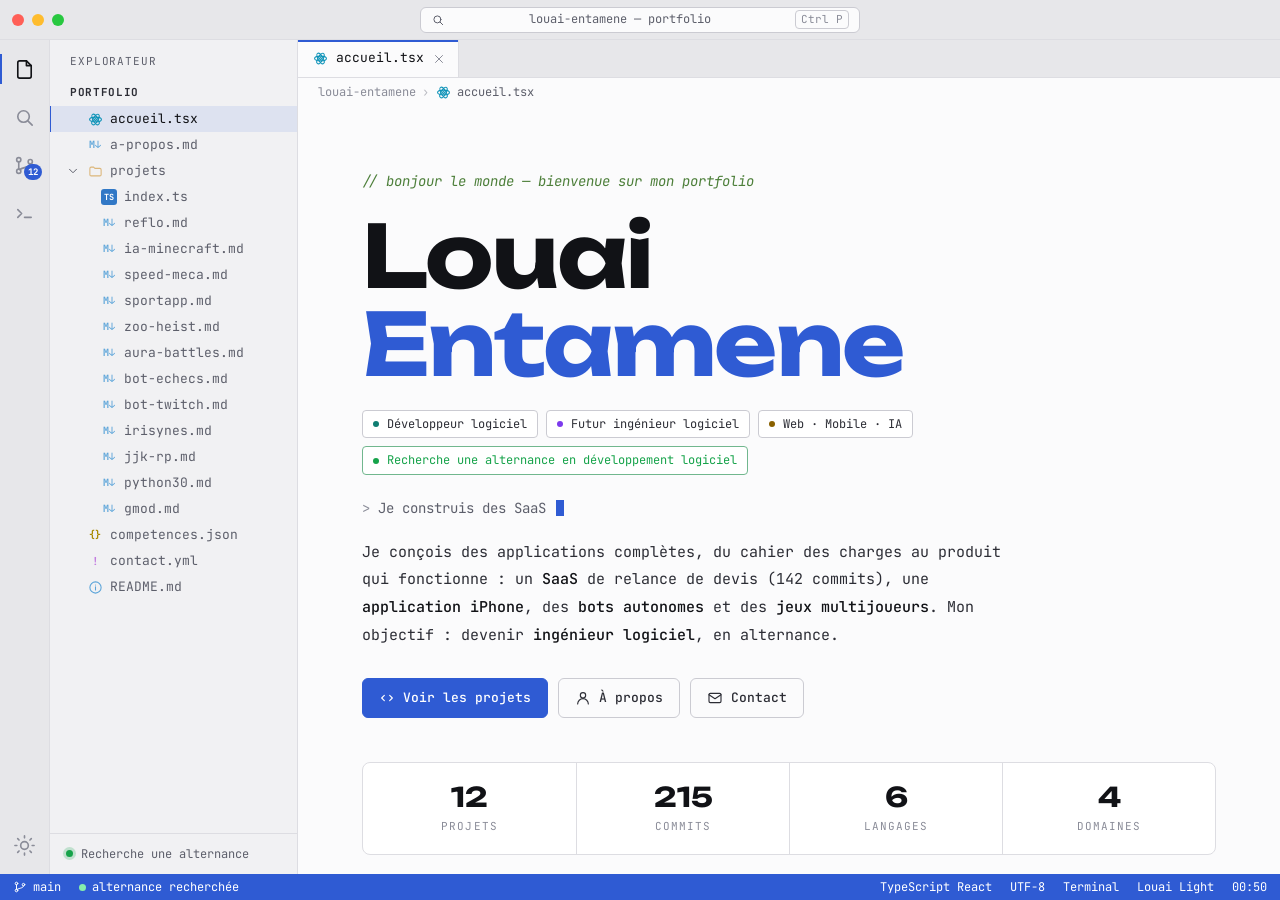
<file: archive/version-ide/index.html>
<!doctype html>
<html lang="fr">
<head>
  <meta charset="utf-8">
  <meta name="viewport" content="width=device-width, initial-scale=1">
  <title>Louai Entamene — Développeur logiciel</title>
  <meta name="description" content="Portfolio de Louai Entamene, développeur logiciel à la recherche d’une alternance : SaaS, application mobile, bots autonomes et jeux multijoueurs.">
  <meta name="theme-color" content="#141417">
  <link rel="icon" href="data:image/svg+xml,%3Csvg xmlns='http://www.w3.org/2000/svg' viewBox='0 0 32 32'%3E%3Crect width='32' height='32' rx='7' fill='%23141417'/%3E%3Cpath d='M9 10l6 6-6 6' fill='none' stroke='%237aa2f7' stroke-width='3' stroke-linecap='round' stroke-linejoin='round'/%3E%3Cpath d='M17 22h7' stroke='%23e8eaf0' stroke-width='3' stroke-linecap='round'/%3E%3C/svg%3E">
  <link rel="preconnect" href="https://fonts.googleapis.com">
  <link rel="preconnect" href="https://fonts.gstatic.com" crossorigin>
  <link rel="stylesheet" href="https://fonts.googleapis.com/css2?family=JetBrains+Mono:ital,wght@0,400;0,500;0,700;1,400&family=Unbounded:wght@600;700&display=swap">
  <link rel="stylesheet" href="css/style.css">
  <script>
    // Appliqué avant l'affichage pour éviter un flash de la mauvaise couleur.
    (function () {
      var t = null;
      try { t = localStorage.getItem('theme'); } catch (e) {}
      if (t !== 'light' && t !== 'dark') t = matchMedia('(prefers-color-scheme: light)').matches ? 'light' : 'dark';
      document.documentElement.dataset.theme = t;
    })();
  </script>
</head>
<body>
  <a class="skip" href="#contenu">Aller au contenu</a>

  <div class="ide">
    <!-- Barre de titre -->
    <header class="titlebar">
      <span class="dots" aria-hidden="true"><i></i><i></i><i></i></span>
      <button class="tb-btn burger" id="burger" type="button" aria-label="Ouvrir l’explorateur" aria-expanded="false" aria-controls="sidebar">
        <svg viewBox="0 0 24 24" aria-hidden="true"><path d="M4 7h16M4 12h16M4 17h16"/></svg>
      </button>
      <span class="mobile-path" id="mobile-path">~/accueil</span>
      <button class="tb-btn" id="search-btn-m" type="button" aria-label="Rechercher un fichier ou une commande">
        <svg viewBox="0 0 24 24" aria-hidden="true"><circle cx="11" cy="11" r="6"/><path d="m20 20-4.5-4.5"/></svg>
      </button>
      <button class="search" id="search-btn" type="button" aria-label="Rechercher un fichier ou une commande (Ctrl+P)">
        <svg viewBox="0 0 24 24" aria-hidden="true"><circle cx="11" cy="11" r="6"/><path d="m20 20-4.5-4.5"/></svg>
        <span class="search-txt">louai-entamene — portfolio</span>
        <kbd>Ctrl P</kbd>
      </button>
    </header>

    <div class="workbench">
      <!-- Barre d'activité -->
      <nav class="activitybar" aria-label="Vues">
        <button type="button" data-vue="explorer" aria-pressed="true" title="Explorateur">
          <svg viewBox="0 0 24 24" aria-hidden="true"><path d="M14 3H7a2 2 0 0 0-2 2v14a2 2 0 0 0 2 2h10a2 2 0 0 0 2-2V8z"/><path d="M14 3v5h5"/></svg>
          <span class="sr-only">Explorateur</span>
        </button>
        <button type="button" id="act-search" title="Rechercher (Ctrl+P)">
          <svg viewBox="0 0 24 24" aria-hidden="true"><circle cx="11" cy="11" r="6"/><path d="m20 20-4.5-4.5"/></svg>
          <span class="sr-only">Rechercher</span>
        </button>
        <button type="button" data-vue="git" aria-pressed="false" title="Contrôle de code source">
          <svg viewBox="0 0 24 24" aria-hidden="true"><circle cx="6" cy="6" r="2.2"/><circle cx="6" cy="18" r="2.2"/><circle cx="18" cy="8" r="2.2"/><path d="M6 8.2v7.6M18 10.2c0 4-6 3-11 6"/></svg>
          <span class="badge" id="git-badge"></span>
          <span class="sr-only">Contrôle de code source</span>
        </button>
        <button type="button" id="act-terminal" aria-pressed="false" title="Terminal (Ctrl+`)">
          <svg viewBox="0 0 24 24" aria-hidden="true"><path d="m5 8 4 4-4 4M12 16h7"/></svg>
          <span class="sr-only">Terminal</span>
        </button>
        <span class="grow"></span>
        <button type="button" class="theme-toggle" title="Changer de thème">
          <svg class="i-moon" viewBox="0 0 24 24" aria-hidden="true"><path d="M20 14.5A8 8 0 1 1 9.5 4a6.5 6.5 0 0 0 10.5 10.5Z"/></svg>
          <svg class="i-sun" viewBox="0 0 24 24" aria-hidden="true"><circle cx="12" cy="12" r="4"/><path d="M12 2v2M12 20v2M4.9 4.9l1.4 1.4M17.7 17.7l1.4 1.4M2 12h2M20 12h2M4.9 19.1l1.4-1.4M17.7 6.3l1.4-1.4"/></svg>
          <span class="sr-only">Changer de thème</span>
        </button>
      </nav>

      <!-- Barre latérale -->
      <aside class="sidebar" id="sidebar" aria-label="Fichiers du portfolio">
        <div class="side-view" id="vue-explorer">
          <p class="side-title">Explorateur</p>
          <p class="side-section">Portfolio</p>
          <ul class="tree" id="tree"></ul>
        </div>
        <div class="side-view" id="vue-git" hidden>
          <p class="side-title">Contrôle de code source</p>
          <p class="side-section" id="git-head"></p>
          <ul class="git-list" id="git-list"></ul>
        </div>
        <p class="side-foot"><span class="dot-ok" aria-hidden="true"></span> Recherche une alternance</p>
      </aside>
      <div class="scrim" id="scrim" hidden></div>

      <!-- Éditeur -->
      <div class="editor">
        <div class="tabs" id="tabs"></div>
        <p class="crumbs" id="crumbs"></p>
        <main class="content" id="contenu" tabindex="-1"></main>

        <section class="terminal" id="terminal" aria-label="Terminal" hidden>
          <div class="term-head">
            <span>Terminal</span>
            <button type="button" class="term-close" id="term-close" aria-label="Fermer le terminal">
              <svg viewBox="0 0 24 24" aria-hidden="true"><path d="M6 6l12 12M18 6 6 18"/></svg>
            </button>
          </div>
          <div class="term-body" id="term-body">
            <div id="term-out" aria-live="polite"></div>
            <form class="term-line" id="term-form">
              <label for="term-in"><span class="t-user">louai@portfolio</span>:<span class="t-path">~</span>$</label>
              <input id="term-in" autocomplete="off" autocapitalize="off" spellcheck="false">
            </form>
          </div>
        </section>
      </div>
    </div>

    <!-- Barre d'état -->
    <footer class="statusbar">
      <button type="button" class="sb" id="sb-git">
        <svg viewBox="0 0 24 24" aria-hidden="true"><circle cx="6" cy="6" r="2.2"/><circle cx="6" cy="18" r="2.2"/><circle cx="18" cy="8" r="2.2"/><path d="M6 8.2v7.6M18 10.2c0 4-6 3-11 6"/></svg>
        main
      </button>
      <span class="sb sb-wide"><span class="dot-ok" aria-hidden="true"></span> alternance recherchée</span>
      <span class="grow"></span>
      <span class="sb sb-wide" id="sb-lang"></span>
      <span class="sb sb-wide">UTF-8</span>
      <button type="button" class="sb sb-wide" id="sb-term">Terminal</button>
      <button type="button" class="sb theme-toggle" id="sb-theme"></button>
      <span class="sb" id="sb-clock"></span>
    </footer>
  </div>

  <!-- Palette de commandes -->
  <div class="palette" id="palette" hidden>
    <div class="palette-box" role="dialog" aria-modal="true" aria-label="Aller à un fichier ou lancer une commande">
      <input id="palette-in" type="text" placeholder="Rechercher un fichier, ou « > » pour les commandes" autocomplete="off"
             role="combobox" aria-expanded="true" aria-controls="palette-list" aria-autocomplete="list">
      <ul id="palette-list" role="listbox" aria-label="Résultats"></ul>
    </div>
  </div>

  <div class="toast" id="toast" role="status" hidden></div>

  <noscript>
    <p class="noscript">Ce portfolio a besoin de JavaScript. Mes projets sont aussi sur <a href="https://github.com/13Louai">GitHub</a>.</p>
  </noscript>

  <script src="js/data.js"></script>
  <script src="js/activite.js"></script>
  <script src="js/main.js"></script>
</body>
</html>
</file>
<file: archive/version-ide/css/style.css>
/* ==========================================================================
   Portfolio — Louai Entamene
   Une interface d'éditeur de code : barre de titre, barre d'activité, explorateur,
   onglets, contenu, terminal, barre d'état. Jetons de couleur en haut.
   ========================================================================== */

:root {
  --mono: "JetBrains Mono", ui-monospace, "Cascadia Code", Consolas, monospace;
  --display: "Unbounded", "Arial Black", system-ui, sans-serif;
  --title-h: 40px;
  --status-h: 26px;
  --activity-w: 50px;
  --sidebar-w: 248px;

  /* Louai Dark */
  --chrome: #141417;
  --sidebar: #18181c;
  --editor: #1d1d21;
  --panel: #232329;
  --panel-2: #2a2a31;
  --line: #2b2b32;
  --line-2: #3a3a43;
  --text: #d9dae0;
  --strong: #f2f3f7;
  --muted: #9a9ba8;
  --dim: #6c6d79;
  --accent: #7aa2f7;
  --accent-ink: #0f1220;
  --status: #3d59a1;
  --status-ink: #f2f4ff;
  --hover: rgb(255 255 255 / .05);
  --selected: rgb(122 162 247 / .14);
  --ok: #4ade80;

  --syn-comment: #7f9f73;
  --syn-keyword: #c099ff;
  --syn-string: #e8a87c;
  --syn-fn: #e6c47e;
  --syn-type: #5fd4c4;
  --syn-num: #f78c6c;

  --heat-0: #26262c;
  --heat-1: #283766;
  --heat-2: #3a54a8;
  --heat-3: #5a7ae0;
  --heat-4: #8fb0ff;
  color-scheme: dark;
}

:root[data-theme="light"] {
  --chrome: #e7e7ea;
  --sidebar: #f1f1f3;
  --editor: #fbfbfc;
  --panel: #ffffff;
  --panel-2: #f1f1f4;
  --line: #dddde2;
  --line-2: #cbcbd2;
  --text: #2c2d35;
  --strong: #111216;
  --muted: #5d5f6b;
  --dim: #8a8c98;
  --accent: #2f5bd3;
  --accent-ink: #ffffff;
  --status: #2f5bd3;
  --status-ink: #ffffff;
  --hover: rgb(0 0 0 / .04);
  --selected: rgb(47 91 211 / .1);
  --ok: #16a34a;

  --syn-comment: #4d7f3a;
  --syn-keyword: #7c3aed;
  --syn-string: #b4530c;
  --syn-fn: #8a6100;
  --syn-type: #0f7d72;
  --syn-num: #c2410c;

  --heat-0: #e9e9ed;
  --heat-1: #c9d5f7;
  --heat-2: #93abee;
  --heat-3: #5a7ee0;
  --heat-4: #2f5bd3;
  color-scheme: light;
}

/* --- Base ------------------------------------------------------------------- */

*,
*::before,
*::after { box-sizing: border-box; }

html, body { height: 100%; }

body {
  margin: 0;
  overflow: hidden;
  background: var(--editor);
  color: var(--text);
  font: 400 14px/1.7 var(--mono);
  -webkit-font-smoothing: antialiased;
  -webkit-text-size-adjust: 100%;
}

h1, h2, h3, p, ul, ol, dl, dd { margin: 0; }
ul, ol { padding: 0; list-style: none; }
a { color: inherit; text-decoration: none; }
button, input { font: inherit; color: inherit; }
button { background: none; border: 0; padding: 0; cursor: pointer; }
svg { display: block; }
[hidden] { display: none !important; }

svg[viewBox="0 0 24 24"] {
  fill: none;
  stroke: currentColor;
  stroke-width: 1.7;
  stroke-linecap: round;
  stroke-linejoin: round;
}

:focus-visible {
  outline: 2px solid var(--accent);
  outline-offset: 2px;
}

.sr-only {
  position: absolute;
  width: 1px;
  height: 1px;
  overflow: hidden;
  clip-path: inset(50%);
  white-space: nowrap;
}

.skip {
  position: fixed;
  left: 12px;
  top: -60px;
  z-index: 200;
  padding: 8px 12px;
  background: var(--accent);
  color: var(--accent-ink);
}
.skip:focus { top: 8px; }

.noscript {
  position: fixed;
  inset: 40% 20px auto;
  text-align: center;
}

/* --- Structure de l'IDE --------------------------------------------------------- */

.ide {
  display: grid;
  grid-template-rows: var(--title-h) minmax(0, 1fr) var(--status-h);
  height: 100vh;
  height: 100dvh;
}

.workbench {
  position: relative;
  display: grid;
  grid-template-columns: var(--activity-w) var(--sidebar-w) minmax(0, 1fr);
  min-height: 0;
}
.workbench.no-sidebar { grid-template-columns: var(--activity-w) 0 minmax(0, 1fr); }
.workbench.no-sidebar .sidebar { visibility: hidden; }

/* Barre de titre */
.titlebar {
  position: relative;
  display: flex;
  align-items: center;
  gap: 12px;
  padding: 0 12px;
  background: var(--chrome);
  border-bottom: 1px solid var(--line);
}
.dots {
  display: flex;
  gap: 8px;
}
.dots i {
  width: 12px;
  height: 12px;
  border-radius: 50%;
  background: #ff5f57;
}
.dots i:nth-child(2) { background: #febc2e; }
.dots i:nth-child(3) { background: #28c840; }

.search {
  position: absolute;
  left: 50%;
  translate: -50% 0;
  display: flex;
  align-items: center;
  gap: 10px;
  width: min(440px, 46vw);
  height: 26px;
  padding: 0 10px;
  border: 1px solid var(--line-2);
  border-radius: 6px;
  background: var(--editor);
  color: var(--muted);
  font-size: 12px;
}
.search:hover { border-color: var(--dim); color: var(--text); }
.search svg { width: 14px; height: 14px; flex: none; }
.search-txt {
  flex: 1;
  overflow: hidden;
  text-align: center;
  text-overflow: ellipsis;
  white-space: nowrap;
}
kbd {
  padding: 0 5px;
  border: 1px solid var(--line-2);
  border-radius: 4px;
  font: 400 11px/1.5 var(--mono);
  color: var(--dim);
}

.tb-btn {
  display: none;
  place-items: center;
  width: 32px;
  height: 32px;
  border-radius: 6px;
  color: var(--text);
}
.tb-btn svg { width: 20px; height: 20px; }
.mobile-path { display: none; }

/* Barre d'activité */
.activitybar {
  display: flex;
  flex-direction: column;
  align-items: center;
  gap: 2px;
  padding: 6px 0;
  background: var(--chrome);
  border-right: 1px solid var(--line);
}
.activitybar button {
  position: relative;
  display: grid;
  place-items: center;
  width: var(--activity-w);
  height: 46px;
  color: var(--dim);
}
.activitybar button:hover { color: var(--text); }
.activitybar button[aria-pressed="true"] { color: var(--strong); }
.activitybar button[aria-pressed="true"]::before {
  content: "";
  position: absolute;
  left: 0;
  top: 8px;
  bottom: 8px;
  width: 2px;
  background: var(--accent);
}
.activitybar svg { width: 23px; height: 23px; }
.activitybar .grow { flex: 1; }
.badge {
  position: absolute;
  right: 8px;
  bottom: 8px;
  min-width: 16px;
  padding: 0 4px;
  border-radius: 8px;
  background: var(--accent);
  color: var(--accent-ink);
  font: 700 9px/16px var(--mono);
  text-align: center;
}

:root[data-theme="dark"] .theme-toggle .i-sun,
:root[data-theme="light"] .theme-toggle .i-moon { display: none; }

/* Barre latérale */
.sidebar {
  display: flex;
  flex-direction: column;
  min-width: 0;
  overflow: hidden;
  background: var(--sidebar);
  border-right: 1px solid var(--line);
}
.side-view {
  flex: 1;
  overflow-y: auto;
}
.side-title {
  padding: 12px 20px 8px;
  font-size: 11px;
  color: var(--muted);
  letter-spacing: .08em;
  text-transform: uppercase;
}
.side-section {
  padding: 4px 12px 4px 20px;
  font: 700 11px/1.8 var(--mono);
  letter-spacing: .06em;
  text-transform: uppercase;
}
.side-foot {
  display: flex;
  align-items: center;
  gap: 8px;
  padding: 10px 16px;
  border-top: 1px solid var(--line);
  font-size: 12px;
  color: var(--muted);
}
.dot-ok {
  flex: none;
  width: 7px;
  height: 7px;
  border-radius: 50%;
  background: var(--ok);
  box-shadow: 0 0 0 3px color-mix(in srgb, var(--ok) 22%, transparent);
}

.tree { padding-bottom: 12px; }
.tree-item {
  display: flex;
  align-items: center;
  gap: 7px;
  width: 100%;
  height: 26px;
  padding: 0 12px 0 calc(16px + var(--depth, 0) * 14px);
  font-size: 13px;
  color: var(--muted);
  white-space: nowrap;
  text-align: left;
}
.tree-item:hover { background: var(--hover); color: var(--text); }
.tree-item.is-active {
  background: var(--selected);
  color: var(--strong);
  box-shadow: inset 1px 0 0 var(--accent);
}
.tree-item .chev {
  width: 14px;
  height: 14px;
  flex: none;
  transition: rotate .15s;
}
.tree-item[aria-expanded="false"] .chev { rotate: -90deg; }
.tree-name {
  overflow: hidden;
  text-overflow: ellipsis;
}
.chev-space {
  flex: none;
  width: 14px;
}

/* Icônes de fichier */
.fi {
  display: inline-grid;
  place-items: center;
  flex: none;
  width: 16px;
  height: 16px;
  font: 700 8.5px/1 var(--mono);
  letter-spacing: -.02em;
}
.fi svg { width: 15px; height: 15px; }
.fi-tsx { color: #61dafb; }
.fi-ts { border-radius: 3px; background: #3178c6; color: #fff; }
.fi-md { color: #5ba4d9; font-size: 10px; }
.fi-json { color: #e0c341; font-size: 10px; }
.fi-yml { color: #c37de0; font-size: 11px; }
.fi-pdf { border-radius: 3px; background: #e5484d; color: #fff; font-size: 6.5px; }
.fi-info { color: #5ba4d9; }
.fi-folder { color: #dcb67a; }
:root[data-theme="light"] .fi-tsx { color: #0e93b8; }
:root[data-theme="light"] .fi-json { color: #a88a00; }

/* Contrôle de code source */
.git-list { padding: 4px 0 12px; }
.git-item {
  display: grid;
  grid-template-columns: minmax(0, 1fr) auto;
  gap: 0 8px;
  width: 100%;
  padding: 6px 14px 6px 20px;
  text-align: left;
}
.git-item:hover { background: var(--hover); }
.git-item.is-active { background: var(--selected); box-shadow: inset 1px 0 0 var(--accent); }
.git-name {
  overflow: hidden;
  color: var(--text);
  font-size: 13px;
  text-overflow: ellipsis;
  white-space: nowrap;
}
.git-count {
  font-size: 11px;
  color: var(--syn-type);
}
.git-date {
  grid-column: 1 / -1;
  font-size: 11px;
  color: var(--dim);
}

/* Éditeur */
.editor {
  display: flex;
  flex-direction: column;
  min-width: 0;
  min-height: 0;
  background: var(--editor);
}

.tabs {
  display: flex;
  flex: none;
  height: 38px;
  overflow-x: auto;
  overflow-y: hidden;
  background: var(--chrome);
  border-bottom: 1px solid var(--line);
  scrollbar-width: none;
}
.tabs::-webkit-scrollbar { display: none; }
.tab {
  position: relative;
  display: flex;
  align-items: center;
  flex: none;
  border-right: 1px solid var(--line);
  color: var(--dim);
}
.tab-link {
  display: flex;
  align-items: center;
  gap: 8px;
  height: 100%;
  padding: 0 4px 0 14px;
  font-size: 13px;
}
.tab-close {
  display: grid;
  place-items: center;
  width: 22px;
  height: 22px;
  margin-right: 8px;
  border-radius: 4px;
  color: var(--dim);
  opacity: 0;
}
.tab-close svg { width: 14px; height: 14px; }
.tab:hover .tab-close,
.tab.is-active .tab-close,
.tab-close:focus-visible { opacity: 1; }
.tab-close:hover { background: var(--hover); color: var(--text); }
.tab:hover { color: var(--text); }
.tab.is-active {
  background: var(--editor);
  color: var(--strong);
}
.tab.is-active::before {
  content: "";
  position: absolute;
  inset: 0 0 auto;
  height: 2px;
  background: var(--accent);
}
.tab.is-active::after {
  content: "";
  position: absolute;
  inset: auto 0 -1px;
  height: 1px;
  background: var(--editor);
}

.crumbs {
  display: flex;
  align-items: center;
  gap: 6px;
  flex: none;
  height: 28px;
  padding: 0 20px;
  overflow: hidden;
  font-size: 12px;
  color: var(--dim);
  white-space: nowrap;
}
.crumbs .sep { opacity: .6; }
.crumbs b { font-weight: 400; color: var(--muted); }

.content {
  flex: 1;
  min-height: 0;
  overflow-y: auto;
  scroll-behavior: smooth;
}
.content:focus { outline: none; }

/* Terminal */
.terminal {
  display: flex;
  flex-direction: column;
  flex: none;
  height: min(260px, 38vh);
  background: var(--editor);
  border-top: 1px solid var(--line-2);
}
.term-head {
  display: flex;
  align-items: center;
  justify-content: space-between;
  height: 34px;
  padding: 0 12px 0 20px;
  font-size: 11px;
  letter-spacing: .08em;
  text-transform: uppercase;
  color: var(--strong);
}
.term-head span { box-shadow: inset 0 -1px 0 var(--accent); padding: 7px 0; }
.term-close {
  display: grid;
  place-items: center;
  width: 26px;
  height: 26px;
  border-radius: 4px;
  color: var(--muted);
}
.term-close:hover { background: var(--hover); color: var(--text); }
.term-close svg { width: 16px; height: 16px; }
.term-body {
  flex: 1;
  overflow-y: auto;
  padding: 4px 20px 12px;
  font-size: 13px;
  line-height: 1.6;
}
#term-out p { white-space: pre-wrap; }
#term-out .t-cmd { color: var(--strong); }
#term-out .t-err { color: var(--syn-num); }
#term-out .t-dim { color: var(--dim); }
#term-out a { color: var(--accent); text-decoration: underline; text-underline-offset: 3px; }
.term-line {
  display: flex;
  gap: 8px;
}
.term-line label { flex: none; }
.t-user { color: var(--ok); }
.t-path { color: var(--accent); }
.term-line input {
  flex: 1;
  min-width: 0;
  padding: 0;
  border: 0;
  background: none;
  outline: none;
  color: var(--strong);
  caret-color: var(--accent);
}

/* Barre d'état */
.statusbar {
  display: flex;
  align-items: stretch;
  padding: 0 4px;
  background: var(--status);
  color: var(--status-ink);
  font-size: 12px;
}
.sb {
  display: inline-flex;
  align-items: center;
  gap: 6px;
  padding: 0 9px;
  white-space: nowrap;
}
button.sb:hover { background: rgb(255 255 255 / .12); }
.sb svg { width: 14px; height: 14px; }
.statusbar .grow { flex: 1; }
.statusbar .dot-ok { background: #86efac; box-shadow: none; }

/* Palette de commandes */
.palette {
  position: fixed;
  inset: 0;
  z-index: 100;
  display: flex;
  justify-content: center;
  align-items: flex-start;
  padding: 56px 16px 16px;
  background: rgb(0 0 0 / .35);
}
.palette-box {
  width: min(620px, 100%);
  overflow: hidden;
  border: 1px solid var(--line-2);
  border-radius: 8px;
  background: var(--panel);
  box-shadow: 0 16px 48px rgb(0 0 0 / .4);
}
.palette-box input {
  width: 100%;
  height: 44px;
  padding: 0 16px;
  border: 0;
  border-bottom: 1px solid var(--line);
  background: transparent;
  outline: none;
  color: var(--strong);
  font-size: 14px;
}
#palette-list {
  max-height: min(380px, 60vh);
  overflow-y: auto;
  padding: 6px;
}
#palette-list li {
  display: flex;
  align-items: center;
  gap: 10px;
  padding: 7px 10px;
  border-radius: 5px;
  cursor: pointer;
  font-size: 13px;
}
#palette-list li[aria-selected="true"] {
  background: var(--selected);
  color: var(--strong);
}
#palette-list .p-hint {
  margin-left: auto;
  color: var(--dim);
  font-size: 12px;
}
#palette-list .p-empty { color: var(--dim); cursor: default; }

.toast {
  position: fixed;
  right: 20px;
  bottom: calc(var(--status-h) + 16px);
  z-index: 110;
  padding: 10px 14px;
  border: 1px solid var(--line-2);
  border-radius: 6px;
  background: var(--panel);
  color: var(--strong);
  font-size: 13px;
  box-shadow: 0 8px 24px rgb(0 0 0 / .25);
  animation: rise .2s ease-out;
}

/* --- Pages ------------------------------------------------------------------------ */

.page {
  max-width: 1080px;
  padding: clamp(32px, 6vw, 64px) clamp(20px, 5vw, 72px) 96px;
  animation: fade .25s ease-out;
}

.cmt {
  color: var(--syn-comment);
  font-style: italic;
}
.k { color: var(--syn-keyword); }
.s { color: var(--syn-string); }
.f { color: var(--syn-fn); }
.t { color: var(--syn-type); }
.n { color: var(--syn-num); }
.p { color: var(--dim); }

.page-title {
  margin: 14px 0 10px;
  font: 700 clamp(2rem, 5vw, 3.2rem)/1.1 var(--display);
  letter-spacing: -.01em;
  color: var(--strong);
}
.code-line {
  color: var(--muted);
  overflow-wrap: anywhere;
}
.lead {
  max-width: 44rem;
  color: var(--text);
  font-size: 15px;
}
.sub {
  margin: 44px 0 16px;
  color: var(--syn-comment);
  font-style: italic;
}

.btn {
  display: inline-flex;
  align-items: center;
  gap: 8px;
  height: 40px;
  padding: 0 16px;
  border: 1px solid var(--line-2);
  border-radius: 6px;
  color: var(--text);
  font-size: 13px;
  font-weight: 500;
  white-space: nowrap;
}
.btn:hover { border-color: var(--muted); color: var(--strong); background: var(--hover); }
.btn svg { width: 16px; height: 16px; }
.btn-primary {
  border-color: var(--accent);
  background: var(--accent);
  color: var(--accent-ink);
}
.btn-primary:hover {
  border-color: var(--accent);
  background: color-mix(in srgb, var(--accent) 85%, var(--strong));
  color: var(--accent-ink);
}
.actions {
  display: flex;
  flex-wrap: wrap;
  gap: 10px;
  margin-top: 28px;
}

.chips {
  display: flex;
  flex-wrap: wrap;
  gap: 6px;
}
.chips > * {
  padding: 1px 8px;
  border: 1px solid var(--line-2);
  border-radius: 4px;
  color: var(--muted);
  font-size: 12px;
}

.panel {
  position: relative;
  border: 1px solid var(--line);
  border-radius: 8px;
  background: var(--panel);
}

/* Accueil */
.hero-name {
  margin: 18px 0 22px;
  font: 700 clamp(2.5rem, 8.5vw, 5.4rem)/1.02 var(--display);
  letter-spacing: -.02em;
  color: var(--strong);
}
.hero-name span { display: block; }
.hero-name .accent { color: var(--accent); }

.roles {
  display: flex;
  flex-wrap: wrap;
  gap: 8px;
}
.roles li {
  display: inline-flex;
  align-items: center;
  gap: 8px;
  padding: 3px 10px;
  border: 1px solid var(--line-2);
  border-radius: 4px;
  background: var(--panel);
  font-size: 12px;
  color: var(--text);
}
.roles li::before {
  content: "";
  width: 6px;
  height: 6px;
  border-radius: 50%;
  background: var(--c, var(--accent));
}
.roles .role-alt {
  border-color: color-mix(in srgb, var(--ok) 50%, var(--line-2));
  color: var(--ok);
}

.typed {
  min-height: 1.7em;
  margin-top: 22px;
  color: var(--muted);
}
.caret {
  display: inline-block;
  width: 8px;
  height: 1.1em;
  margin-left: 2px;
  vertical-align: -.2em;
  background: var(--accent);
  animation: blink 1s steps(1) infinite;
}

.hero-text {
  max-width: 40rem;
  margin-top: 18px;
  font-size: 15px;
  line-height: 1.85;
}
.hero-text b { font-weight: 500; color: var(--strong); }
.hero-text .t,
.hero-text .k,
.hero-text .f,
.hero-text .s { font-weight: 500; }

.stats {
  display: grid;
  grid-template-columns: repeat(2, minmax(0, 1fr));
  margin-top: 44px;
  border: 1px solid var(--line);
  border-radius: 8px;
  background: var(--panel);
  overflow: hidden;
}
.stats div {
  padding: 18px 12px;
  text-align: center;
  border-color: var(--line);
  border-style: solid;
  border-width: 0;
}
.stats div:nth-child(odd) { border-right-width: 1px; }
.stats div:nth-child(-n + 2) { border-bottom-width: 1px; }
.stats dd {
  font: 700 1.7rem/1.2 var(--display);
  color: var(--strong);
}
.stats dt {
  margin-top: 4px;
  font-size: 11px;
  color: var(--dim);
  letter-spacing: .1em;
  text-transform: uppercase;
}
@media (min-width: 760px) {
  .stats { grid-template-columns: repeat(4, minmax(0, 1fr)); }
  .stats div { border-width: 0 !important; }
  .stats div + div { border-left-width: 1px !important; }
}

/* Graphique d'activité */
.heat-panel {
  margin-top: 20px;
  padding: 18px 20px 16px;
}
.heat-top {
  display: flex;
  flex-wrap: wrap;
  justify-content: space-between;
  align-items: center;
  gap: 8px 20px;
}
.heat-cmd { color: var(--strong); font-size: 13px; }
.heat-cmd .p { margin-right: 6px; }
.heat-sum {
  margin: 4px 0 16px;
  font-size: 12px;
  color: var(--muted);
}
.legend {
  display: flex;
  align-items: center;
  gap: 3px;
  font-size: 11px;
  color: var(--dim);
}
.legend i {
  width: 10px;
  height: 10px;
  border-radius: 2px;
}
.legend span:first-child { margin-right: 4px; }
.legend span:last-child { margin-left: 4px; }
.l0 { background: var(--heat-0); }
.l1 { background: var(--heat-1); }
.l2 { background: var(--heat-2); }
.l3 { background: var(--heat-3); }
.l4 { background: var(--heat-4); }

.heat-scroll {
  overflow-x: auto;
  padding-bottom: 4px;
  scrollbar-width: thin;
}
.heat {
  --gap: 3px;
  display: grid;
  grid-template-columns: 30px 1fr;
  gap: 6px 6px;
  min-width: 640px;
  font-size: 10px;
  line-height: 1;
  color: var(--dim);
}
.heat-months {
  grid-column: 2;
  position: relative;
  height: 11px;
}
.heat-months span {
  position: absolute;
  top: 0;
  white-space: nowrap;
}
.heat-days {
  display: grid;
  grid-template-rows: repeat(7, 1fr);
  gap: var(--gap);
  align-items: center;
}
.heat-grid {
  display: grid;
  grid-auto-flow: column;
  grid-template-columns: repeat(var(--weeks), minmax(0, 1fr));
  grid-template-rows: repeat(7, auto);
  gap: var(--gap);
}
.heat-grid i {
  aspect-ratio: 1;
  border-radius: 2px;
}
.heat-grid i.is-out { visibility: hidden; }
.heat-grid i:hover,
.heat-grid i.is-hover { outline: 1px solid var(--strong); outline-offset: 1px; }

.heat-tip {
  position: absolute;
  z-index: 5;
  padding: 7px 10px;
  border: 1px solid var(--line-2);
  border-radius: 5px;
  background: var(--panel-2);
  color: var(--text);
  font-size: 12px;
  line-height: 1.5;
  white-space: nowrap;
  pointer-events: none;
  translate: -50% calc(-100% - 8px);
  box-shadow: 0 6px 18px rgb(0 0 0 / .25);
}
.heat-tip b { color: var(--strong); }
.heat-tip span { display: block; color: var(--muted); }

.socials {
  display: flex;
  flex-wrap: wrap;
  gap: 8px;
  margin-top: 28px;
}
.socials a {
  display: inline-flex;
  align-items: center;
  gap: 8px;
  height: 32px;
  padding: 0 12px;
  border: 1px solid var(--line-2);
  border-radius: 6px;
  font-size: 12px;
  color: var(--muted);
}
.socials a:hover { color: var(--strong); border-color: var(--muted); }
.socials svg { width: 15px; height: 15px; }

/* Projets */
.filters {
  display: flex;
  flex-wrap: wrap;
  gap: 8px;
  margin-top: 28px;
}
.filter {
  height: 30px;
  padding: 0 12px;
  border: 1px solid var(--line-2);
  border-radius: 5px;
  font-size: 12px;
  color: var(--muted);
}
.filter:hover { color: var(--strong); border-color: var(--muted); }
.filter[aria-pressed="true"] {
  border-color: var(--accent);
  background: var(--selected);
  color: var(--strong);
}
.filter span { margin-left: 4px; color: var(--dim); }

.cards {
  display: grid;
  gap: 16px;
}
@media (min-width: 900px) {
  .cards-lg { grid-template-columns: repeat(2, minmax(0, 1fr)); }
  .cards-sm { grid-template-columns: repeat(3, minmax(0, 1fr)); }
}
@media (min-width: 640px) and (max-width: 899px) {
  .cards-sm { grid-template-columns: repeat(2, minmax(0, 1fr)); }
}

.pcard {
  display: flex;
  flex-direction: column;
  gap: 12px;
  padding: 22px;
  border: 1px solid var(--line);
  border-radius: 8px;
  background: var(--panel);
  transition: border-color .15s, translate .15s;
}
.pcard:hover {
  border-color: color-mix(in srgb, var(--c) 60%, var(--line));
  translate: 0 -2px;
}
.pcard-top {
  display: flex;
  justify-content: space-between;
  align-items: center;
  gap: 12px;
}
.kicker {
  font-size: 11px;
  font-weight: 700;
  letter-spacing: .1em;
  text-transform: uppercase;
  color: var(--c, var(--accent));
}
.state {
  display: inline-flex;
  align-items: center;
  gap: 6px;
  flex: none;
  font-size: 11px;
  color: var(--muted);
}
.state::before {
  content: "";
  width: 6px;
  height: 6px;
  border-radius: 50%;
  background: var(--dim);
}
.state.is-ok::before { background: var(--ok); }
.state.is-wip::before { background: var(--accent); }

.pcard h3 {
  font: 700 1.15rem/1.3 var(--display);
  color: var(--strong);
}
.cards-sm .pcard h3 { font-size: 1rem; }
.pcard-sub { color: var(--muted); font-size: 13px; }
.pcard-desc { font-size: 13px; line-height: 1.75; color: var(--text); }
.pcard-foot {
  display: flex;
  justify-content: space-between;
  align-items: center;
  gap: 12px;
  margin-top: auto;
  padding-top: 12px;
  border-top: 1px solid var(--line);
  font-size: 12px;
  color: var(--dim);
}
.pcard-open { color: var(--accent); }

/* Pages au format Markdown */
.md h2 {
  margin: 40px 0 14px;
  font: 700 1.05rem/1.4 var(--mono);
  color: var(--strong);
}
.md h2 .p { margin-right: 8px; }
.md p + p { margin-top: 12px; }
.md p { max-width: 46rem; }

.md-list {
  display: grid;
  gap: 8px;
  max-width: 46rem;
}
.md-list li {
  position: relative;
  padding-left: 22px;
}
.md-list li::before {
  content: "-";
  position: absolute;
  left: 4px;
  color: var(--accent);
}

.back {
  display: inline-flex;
  margin-bottom: 18px;
  color: var(--muted);
  font-size: 13px;
}
.back:hover { color: var(--accent); }

.meta-grid {
  display: grid;
  grid-template-columns: repeat(2, minmax(0, 1fr));
  gap: 1px;
  max-width: 46rem;
  margin-top: 24px;
  overflow: hidden;
  border: 1px solid var(--line);
  border-radius: 8px;
  background: var(--line);
}
.meta-grid div {
  padding: 12px 14px;
  background: var(--panel);
}
.meta-grid dt {
  font-size: 11px;
  color: var(--dim);
  letter-spacing: .08em;
  text-transform: uppercase;
}
.meta-grid dd { color: var(--strong); }
@media (min-width: 760px) {
  .meta-grid { grid-template-columns: repeat(4, minmax(0, 1fr)); }
}

.weeks {
  display: flex;
  align-items: flex-end;
  gap: 3px;
  max-width: 46rem;
  height: 90px;
  padding: 12px 14px 0;
  border: 1px solid var(--line);
  border-radius: 8px 8px 0 0;
  border-bottom: 0;
  background: var(--panel);
}
.weeks i {
  flex: 1;
  max-width: 26px;
  min-height: 2px;
  height: calc(var(--h) * 100%);
  border-radius: 2px 2px 0 0;
  background: var(--accent);
}
.weeks i.is-zero { background: var(--line-2); }
.weeks-axis {
  display: flex;
  justify-content: space-between;
  max-width: 46rem;
  padding: 6px 14px;
  border: 1px solid var(--line);
  border-top: 1px solid var(--line-2);
  border-radius: 0 0 8px 8px;
  background: var(--panel);
  font-size: 11px;
  color: var(--dim);
}

.private {
  display: inline-flex;
  align-items: center;
  gap: 8px;
  color: var(--muted);
  font-size: 13px;
}
.private svg { width: 15px; height: 15px; }

.pager {
  display: grid;
  grid-template-columns: 1fr 1fr;
  gap: 12px;
  max-width: 46rem;
  margin-top: 48px;
}
.pager a {
  display: grid;
  gap: 2px;
  padding: 12px 14px;
  border: 1px solid var(--line);
  border-radius: 8px;
  font-size: 13px;
  color: var(--strong);
}
.pager a:hover { border-color: var(--accent); }
.pager a span { font-size: 11px; color: var(--dim); }
.pager .next { text-align: right; }

/* Méthode (à propos) */
.method {
  display: grid;
  gap: 12px;
  max-width: 60rem;
}
@media (min-width: 760px) {
  .method { grid-template-columns: repeat(2, minmax(0, 1fr)); }
}
.method li {
  padding: 18px 20px;
  border: 1px solid var(--line);
  border-radius: 8px;
  background: var(--panel);
}
.method h3 {
  margin-bottom: 6px;
  font-size: 14px;
  font-weight: 700;
  color: var(--strong);
}
.method h3 .n { margin-right: 8px; }
.method p { font-size: 13px; }
.method .proof {
  margin-top: 10px;
  padding-top: 10px;
  border-top: 1px dashed var(--line-2);
  color: var(--muted);
}

/* Compétences */
.skills {
  display: grid;
  gap: 40px 56px;
  margin-top: 40px;
}
@media (min-width: 900px) {
  .skills { grid-template-columns: repeat(2, minmax(0, 1fr)); }
}
.grp {
  margin-bottom: 16px;
  font-size: 12px;
  font-weight: 700;
  letter-spacing: .14em;
  text-transform: uppercase;
  color: var(--syn-fn);
}
.bars {
  display: grid;
  gap: 12px;
}
.bars li {
  display: grid;
  grid-template-columns: 7.5rem minmax(0, 1fr) 5.5rem;
  align-items: center;
  gap: 14px;
  font-size: 13px;
}
.bars .bar {
  height: 4px;
  border-radius: 2px;
  background: var(--line);
}
.bars .bar i {
  display: block;
  height: 100%;
  width: calc(var(--p) * 100%);
  border-radius: inherit;
  background: var(--c, var(--accent));
}
.bars .val {
  text-align: right;
  color: var(--c, var(--accent));
  font-size: 12px;
}
.tool-groups {
  display: grid;
  gap: 22px;
}
.tool-groups h3 {
  margin-bottom: 8px;
  font-size: 12px;
  font-weight: 400;
  color: var(--muted);
}
.note {
  margin-top: 16px;
  font-size: 12px;
  color: var(--dim);
}

/* Parcours */
.timeline {
  max-width: 46rem;
  margin-top: 32px;
  border-left: 1px solid var(--line-2);
}
.timeline li {
  position: relative;
  display: grid;
  gap: 2px;
  padding: 0 0 28px 24px;
}
.timeline li::before {
  content: "";
  position: absolute;
  left: -5px;
  top: 7px;
  width: 9px;
  height: 9px;
  border-radius: 50%;
  background: var(--accent);
}
.timeline .tl-period { font-size: 12px; color: var(--dim); }
.timeline .tl-title { color: var(--strong); font-weight: 700; }
.timeline .tl-details { color: var(--muted); }

/* Contact */
.yaml {
  max-width: 46rem;
  margin-top: 28px;
  padding: 14px 0;
  overflow-x: auto;
}
.yl {
  display: flex;
  align-items: center;
  gap: 4px;
  min-height: 34px;
  padding-right: 14px;
  white-space: nowrap;
}
.yl .ln {
  flex: none;
  width: 44px;
  padding-right: 16px;
  text-align: right;
  color: var(--dim);
  user-select: none;
}
.yl a.s:hover { text-decoration: underline; text-underline-offset: 3px; }
.copy {
  margin-left: 10px;
  padding: 1px 8px;
  border: 1px solid var(--line-2);
  border-radius: 4px;
  color: var(--muted);
  font-size: 11px;
}
.copy:hover { color: var(--strong); border-color: var(--muted); }

/* README et éditeur vide */
.kbd-table {
  display: grid;
  grid-template-columns: max-content 1fr;
  gap: 10px 20px;
  max-width: 34rem;
  margin-top: 6px;
  align-items: center;
}
.kbd-table dt { display: flex; gap: 4px; }
.kbd-table dd { color: var(--muted); }

.empty-editor {
  display: grid;
  place-content: center;
  justify-items: center;
  gap: 24px;
  height: 100%;
  padding: 24px;
  text-align: center;
  color: var(--dim);
}
.empty-editor .big {
  font: 700 3rem/1 var(--display);
  color: var(--line-2);
}

/* --- Mobile --------------------------------------------------------------------- */

@media (max-width: 767px) {
  :root { --title-h: 50px; --status-h: 26px; }

  .dots, .search, .activitybar, .tabs, .sb-wide { display: none; }
  .tb-btn { display: grid; }
  .mobile-path {
    display: block;
    flex: 1;
    overflow: hidden;
    font-size: 13px;
    color: var(--strong);
    text-overflow: ellipsis;
    white-space: nowrap;
  }

  .workbench,
  .workbench.no-sidebar { grid-template-columns: minmax(0, 1fr); }
  .sidebar {
    position: absolute;
    inset: 0 auto 0 0;
    z-index: 40;
    width: min(300px, 84vw);
    translate: -100% 0;
    transition: translate .2s ease;
    visibility: visible !important;
  }
  .sidebar.is-open { translate: 0 0; box-shadow: 8px 0 32px rgb(0 0 0 / .35); }
  .scrim {
    position: absolute;
    inset: 0;
    z-index: 30;
    background: rgb(0 0 0 / .4);
  }
  .editor { grid-column: 1; }
  .crumbs { display: none; }
  .terminal { height: 45vh; }
  .typed { min-height: 3.4em; } /* deux lignes : le texte ne saute pas pendant la frappe */
  .yl .ln { width: 32px; padding-right: 10px; }
  .bars li { grid-template-columns: 6.5rem minmax(0, 1fr) 4.8rem; gap: 10px; }
}

/* --- Animations ------------------------------------------------------------------- */

@keyframes blink { 50% { opacity: 0; } }
@keyframes fade { from { opacity: 0; translate: 0 6px; } }
@keyframes rise { from { opacity: 0; translate: 0 8px; } }

@media (prefers-reduced-motion: reduce) {
  *,
  *::before,
  *::after {
    animation: none !important;
    transition-duration: .001ms !important;
    scroll-behavior: auto !important;
  }
}
</file>
